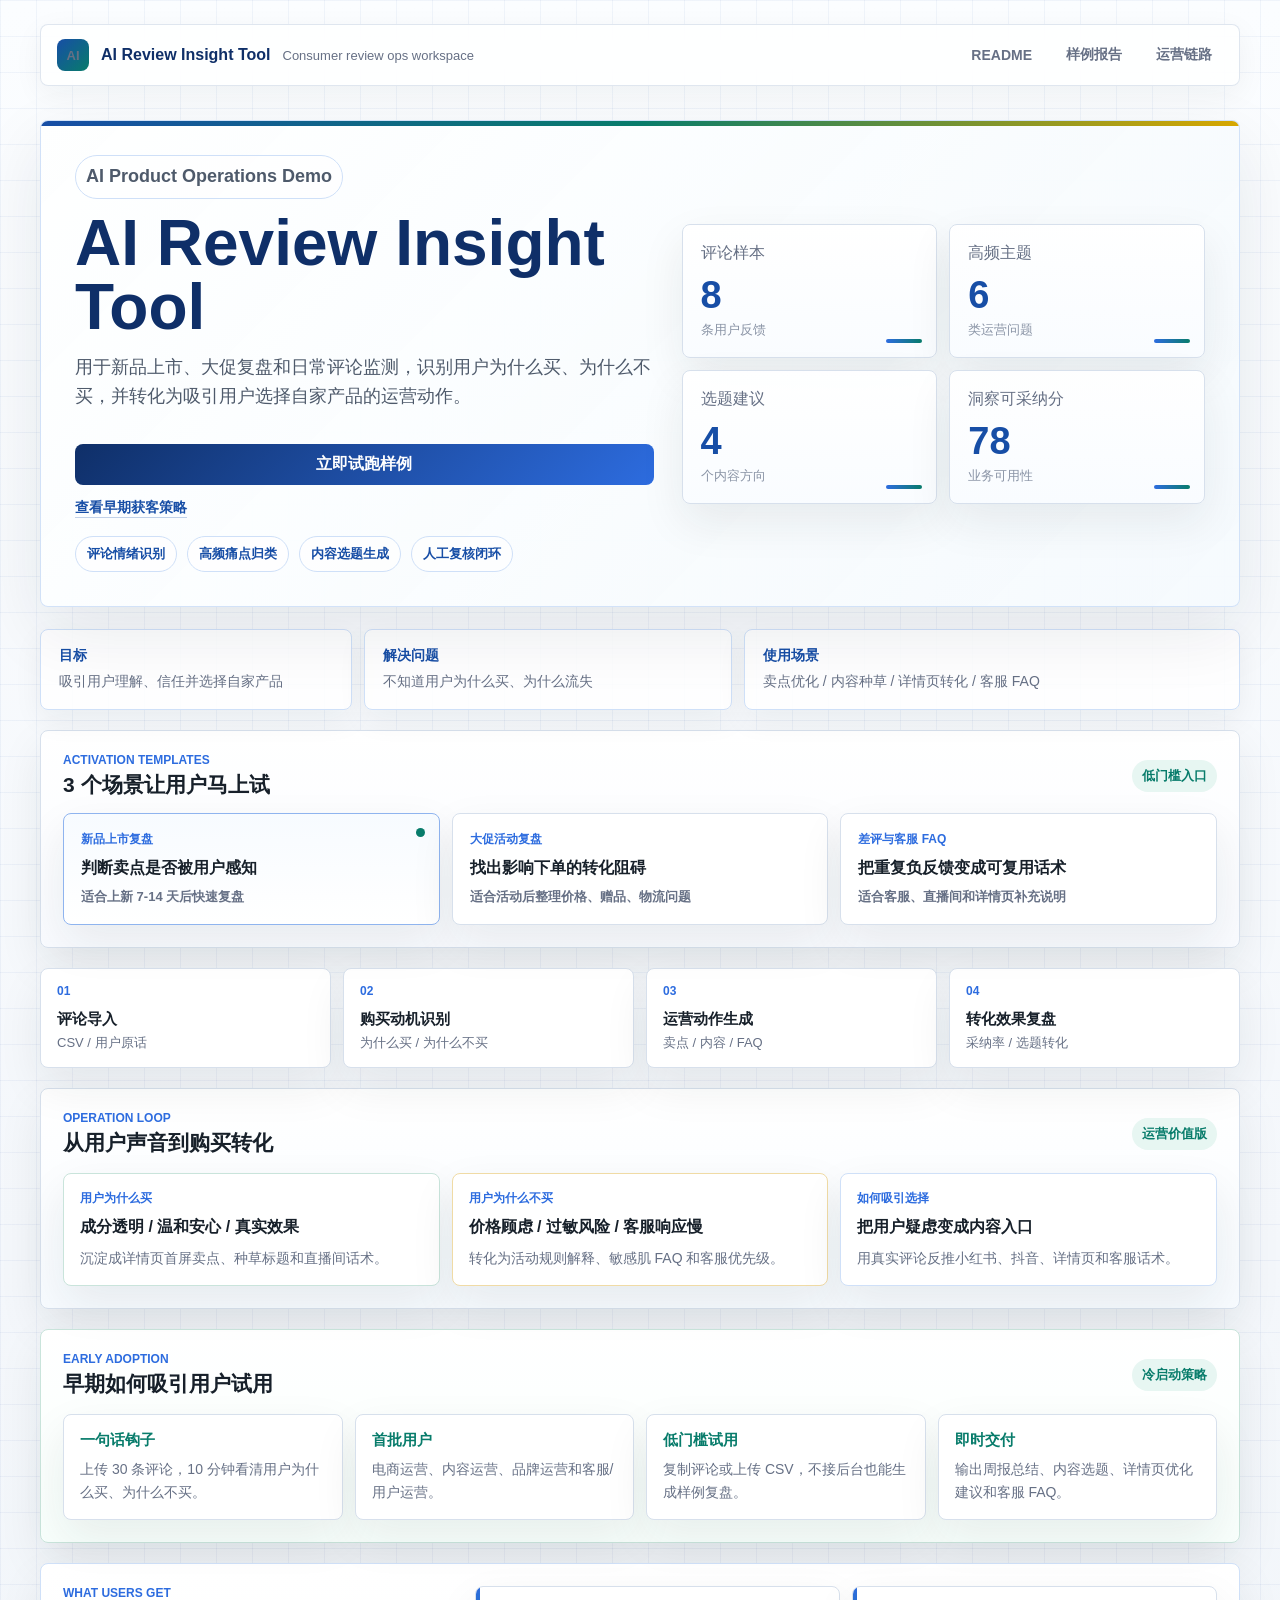
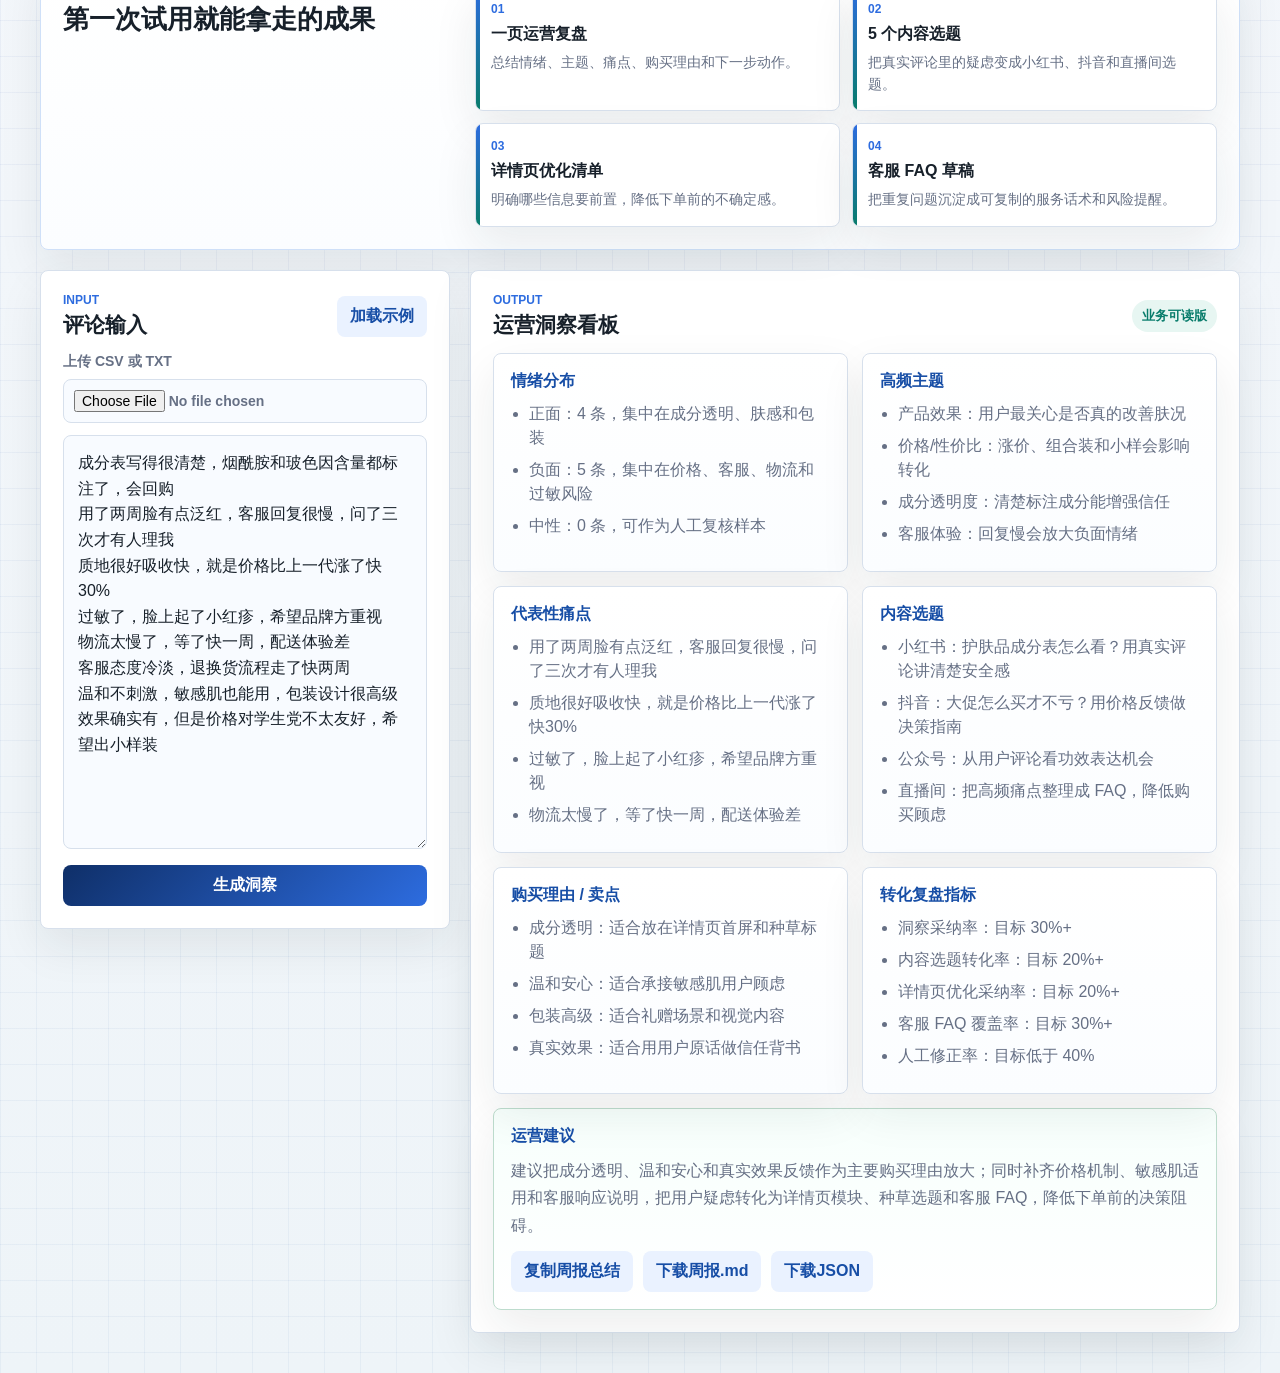
<file: demo/index.html>
<!doctype html>
<html lang="zh-CN">
  <head>
    <meta charset="UTF-8" />
    <meta name="viewport" content="width=device-width, initial-scale=1.0" />
    <title>AI Review Insight Tool</title>
    <link rel="stylesheet" href="style.css" />
  </head>
  <body>
    <main class="page">
      <header class="topbar">
        <div>
          <span class="brand-mark">AI</span>
          <strong>AI Review Insight Tool</strong>
          <span>Consumer review ops workspace</span>
        </div>
        <nav aria-label="Project links">
          <a href="https://github.com/Sophia7877/ai-review-insight-tool">README</a>
          <a href="https://github.com/Sophia7877/ai-review-insight-tool/blob/main/output/insight_report.md">样例报告</a>
          <a href="https://github.com/Sophia7877/ai-review-insight-tool/blob/main/docs/operation-loop.md">运营链路</a>
        </nav>
      </header>

      <section class="hero">
        <div>
          <p class="eyebrow">AI Product Operations Demo</p>
          <h1>AI Review Insight Tool</h1>
          <p>用于新品上市、大促复盘和日常评论监测，识别用户为什么买、为什么不买，并转化为吸引用户选择自家产品的运营动作。</p>
          <div class="hero-actions">
            <button class="primary inline-action" id="startDemo" type="button">立即试跑样例</button>
            <a href="early-adoption.md">查看早期获客策略</a>
          </div>
          <div class="hero-tags" aria-label="Core capabilities">
            <span>评论情绪识别</span>
            <span>高频痛点归类</span>
            <span>内容选题生成</span>
            <span>人工复核闭环</span>
          </div>
        </div>
        <div class="metrics">
          <div><span>评论样本</span><strong id="reviewCount">25</strong><small>条用户反馈</small></div>
          <div><span>高频主题</span><strong id="painCount">6</strong><small>类运营问题</small></div>
          <div><span>选题建议</span><strong id="topicCount">4</strong><small>个内容方向</small></div>
          <div><span>洞察可采纳分</span><strong id="adoptionScore">82</strong><small>业务可用性</small></div>
        </div>
      </section>

      <section class="scenario-strip" aria-label="Use scenarios">
        <div><strong>目标</strong><span>吸引用户理解、信任并选择自家产品</span></div>
        <div><strong>解决问题</strong><span>不知道用户为什么买、为什么流失</span></div>
        <div><strong>使用场景</strong><span>卖点优化 / 内容种草 / 详情页转化 / 客服 FAQ</span></div>
      </section>

      <section class="template-lab">
        <div class="panel-title">
          <div>
            <p class="section-kicker">Activation Templates</p>
            <h2>3 个场景让用户马上试</h2>
          </div>
          <span class="badge">低门槛入口</span>
        </div>
        <div class="template-grid">
          <button class="template-card active" type="button" data-template="launch">
            <span>新品上市复盘</span>
            <strong>判断卖点是否被用户感知</strong>
            <small>适合上新 7-14 天后快速复盘</small>
          </button>
          <button class="template-card" type="button" data-template="campaign">
            <span>大促活动复盘</span>
            <strong>找出影响下单的转化阻碍</strong>
            <small>适合活动后整理价格、赠品、物流问题</small>
          </button>
          <button class="template-card" type="button" data-template="negative">
            <span>差评与客服 FAQ</span>
            <strong>把重复负反馈变成可复用话术</strong>
            <small>适合客服、直播间和详情页补充说明</small>
          </button>
        </div>
      </section>

      <section class="workflow">
        <div><span>01</span><strong>评论导入</strong><small>CSV / 用户原话</small></div>
        <div><span>02</span><strong>购买动机识别</strong><small>为什么买 / 为什么不买</small></div>
        <div><span>03</span><strong>运营动作生成</strong><small>卖点 / 内容 / FAQ</small></div>
        <div><span>04</span><strong>转化效果复盘</strong><small>采纳率 / 选题转化</small></div>
      </section>

      <section class="conversion-map">
        <div class="panel-title">
          <div>
            <p class="section-kicker">Operation Loop</p>
            <h2>从用户声音到购买转化</h2>
          </div>
          <span class="badge">运营价值版</span>
        </div>
        <div class="conversion-grid">
          <article>
            <span>用户为什么买</span>
            <strong>成分透明 / 温和安心 / 真实效果</strong>
            <p>沉淀成详情页首屏卖点、种草标题和直播间话术。</p>
          </article>
          <article>
            <span>用户为什么不买</span>
            <strong>价格顾虑 / 过敏风险 / 客服响应慢</strong>
            <p>转化为活动规则解释、敏感肌 FAQ 和客服优先级。</p>
          </article>
          <article>
            <span>如何吸引选择</span>
            <strong>把用户疑虑变成内容入口</strong>
            <p>用真实评论反推小红书、抖音、详情页和客服话术。</p>
          </article>
        </div>
      </section>

      <section class="growth-map">
        <div class="panel-title">
          <div>
            <p class="section-kicker">Early Adoption</p>
            <h2>早期如何吸引用户试用</h2>
          </div>
          <span class="badge">冷启动策略</span>
        </div>
        <div class="growth-grid">
          <article>
            <strong>一句话钩子</strong>
            <p>上传 30 条评论，10 分钟看清用户为什么买、为什么不买。</p>
          </article>
          <article>
            <strong>首批用户</strong>
            <p>电商运营、内容运营、品牌运营和客服/用户运营。</p>
          </article>
          <article>
            <strong>低门槛试用</strong>
            <p>复制评论或上传 CSV，不接后台也能生成样例复盘。</p>
          </article>
          <article>
            <strong>即时交付</strong>
            <p>输出周报总结、内容选题、详情页优化建议和客服 FAQ。</p>
          </article>
        </div>
      </section>

      <section class="outcome-wall">
        <div>
          <p class="section-kicker">What users get</p>
          <h2>第一次试用就能拿走的成果</h2>
        </div>
        <div class="outcome-grid">
          <article><span>01</span><strong>一页运营复盘</strong><p>总结情绪、主题、痛点、购买理由和下一步动作。</p></article>
          <article><span>02</span><strong>5 个内容选题</strong><p>把真实评论里的疑虑变成小红书、抖音和直播间选题。</p></article>
          <article><span>03</span><strong>详情页优化清单</strong><p>明确哪些信息要前置，降低下单前的不确定感。</p></article>
          <article><span>04</span><strong>客服 FAQ 草稿</strong><p>把重复问题沉淀成可复制的服务话术和风险提醒。</p></article>
        </div>
      </section>

      <section class="workspace" id="demoWorkspace">
        <aside class="panel">
          <div class="panel-title">
            <div>
              <p class="section-kicker">Input</p>
              <h2>评论输入</h2>
            </div>
            <button id="loadSample" type="button">加载示例</button>
          </div>
          <label class="file-control">
            上传 CSV 或 TXT
            <input id="fileInput" type="file" accept=".csv,.txt" />
          </label>
          <textarea id="reviewInput" rows="15"></textarea>
          <button class="primary" id="analyzeButton" type="button">生成洞察</button>
        </aside>

        <section class="panel">
          <div class="panel-title">
            <div>
              <p class="section-kicker">Output</p>
              <h2>运营洞察看板</h2>
            </div>
            <span class="badge">业务可读版</span>
          </div>
          <div class="grid">
            <article>
              <h3>情绪分布</h3>
              <ul id="sentimentList"></ul>
            </article>
            <article>
              <h3>高频主题</h3>
              <ul id="themeList"></ul>
            </article>
            <article>
              <h3>代表性痛点</h3>
              <ul id="painList"></ul>
            </article>
            <article>
              <h3>内容选题</h3>
              <ul id="contentList"></ul>
            </article>
            <article>
              <h3>购买理由 / 卖点</h3>
              <ul id="sellingList"></ul>
            </article>
            <article>
              <h3>转化复盘指标</h3>
              <ul id="metricList"></ul>
            </article>
          </div>
          <section class="advice">
            <h3>运营建议</h3>
            <p id="adviceText"></p>
            <div class="actions">
              <button id="copySummary" type="button">复制周报总结</button>
              <button id="downloadReport" type="button">下载周报.md</button>
              <button id="downloadJson" type="button">下载JSON</button>
            </div>
          </section>
        </section>
      </section>
    </main>
    <script src="app.js"></script>
  </body>
</html>
</file>
<file: demo/style.css>
:root {
  --bg: #f4f7fb;
  --surface: #ffffff;
  --surface-soft: #f8fbff;
  --line: #d7e0ec;
  --text: #17202a;
  --muted: #667085;
  --muted-2: #8a94a6;
  --blue: #174ea6;
  --blue-2: #2d6cdf;
  --blue-3: #0f2f68;
  --soft: #eaf2ff;
  --green: #087c6b;
  --green-soft: #e7f6f2;
  --amber: #946200;
  --amber-soft: #fff7df;
  --shadow: 0 18px 45px rgba(23, 32, 42, 0.08);
  --shadow-soft: 0 10px 30px rgba(23, 32, 42, 0.06);
}

* {
  box-sizing: border-box;
}

body {
  margin: 0;
  font-family: -apple-system, BlinkMacSystemFont, "PingFang SC", "Microsoft YaHei", sans-serif;
  color: var(--text);
  background:
    linear-gradient(90deg, rgba(23, 78, 166, 0.05) 1px, transparent 1px),
    linear-gradient(180deg, rgba(23, 78, 166, 0.05) 1px, transparent 1px),
    linear-gradient(180deg, #fbfdff 0%, var(--bg) 42%, #eef4f8 100%);
  background-size: 36px 36px, 36px 36px, auto;
}

button,
textarea,
input {
  font: inherit;
}

.page {
  width: min(1200px, calc(100% - 32px));
  margin: 0 auto;
  padding: 24px 0 40px;
}

.topbar {
  position: sticky;
  top: 12px;
  z-index: 10;
  display: flex;
  align-items: center;
  justify-content: space-between;
  gap: 20px;
  margin-bottom: 34px;
  border: 1px solid rgba(215, 224, 236, 0.8);
  border-radius: 8px;
  padding: 13px 16px;
  background: rgba(255, 255, 255, 0.78);
  box-shadow: 0 8px 30px rgba(23, 32, 42, 0.05);
  backdrop-filter: blur(14px);
}

.topbar div,
.topbar nav {
  display: flex;
  align-items: center;
  gap: 12px;
}

.topbar strong {
  color: var(--blue-3);
}

.brand-mark {
  display: grid;
  width: 32px;
  height: 32px;
  place-items: center;
  border-radius: 8px;
  color: #ffffff;
  background: linear-gradient(135deg, var(--blue), var(--green));
  font-size: 12px;
  font-weight: 900;
  letter-spacing: 0;
}

.topbar span {
  color: var(--muted);
  font-size: 13px;
}

.topbar a {
  border: 1px solid transparent;
  border-radius: 999px;
  padding: 7px 10px;
  color: var(--muted);
  font-size: 14px;
  font-weight: 700;
  text-decoration: none;
}

.topbar a:hover {
  border-color: #cfe0f8;
  color: var(--blue);
  background: rgba(255, 255, 255, 0.8);
}

.hero {
  position: relative;
  display: grid;
  grid-template-columns: minmax(0, 1.05fr) minmax(420px, 0.95fr);
  gap: 28px;
  align-items: center;
  overflow: hidden;
  margin-bottom: 22px;
  border: 1px solid rgba(207, 224, 248, 0.92);
  border-radius: 8px;
  padding: 34px;
  background:
    linear-gradient(135deg, rgba(255, 255, 255, 0.96), rgba(247, 251, 255, 0.92)),
    linear-gradient(135deg, rgba(45, 108, 223, 0.12), rgba(8, 124, 107, 0.08));
  box-shadow: 0 24px 70px rgba(23, 32, 42, 0.09);
}

.hero::before {
  position: absolute;
  top: 0;
  left: 0;
  width: 100%;
  height: 5px;
  background: linear-gradient(90deg, var(--blue), var(--green), #d7a700);
  content: "";
}

.eyebrow {
  display: inline-flex;
  margin: 0 0 12px;
  border: 1px solid #cfe0f8;
  border-radius: 999px;
  padding: 6px 10px;
  color: var(--blue);
  background: rgba(255, 255, 255, 0.72);
  font-size: 13px;
  font-weight: 800;
}

h1,
h2,
h3,
p {
  margin-top: 0;
}

h1 {
  max-width: 720px;
  margin-bottom: 14px;
  font-size: clamp(38px, 5vw, 64px);
  line-height: 1;
  letter-spacing: 0;
  color: var(--blue-3);
}

.hero p {
  max-width: 680px;
  color: #4e5a6b;
  font-size: 18px;
  line-height: 1.65;
}

.hero-tags {
  display: flex;
  flex-wrap: wrap;
  gap: 10px;
  margin-top: 18px;
}

.hero-actions {
  display: flex;
  flex-wrap: wrap;
  align-items: center;
  gap: 14px;
  margin-top: 20px;
}

.hero-actions a {
  border-bottom: 1px solid rgba(23, 78, 166, 0.25);
  color: var(--blue);
  font-size: 14px;
  font-weight: 800;
  text-decoration: none;
}

.inline-action {
  width: auto;
  margin-top: 0;
}

.hero-tags span {
  border: 1px solid #cfe0f8;
  border-radius: 999px;
  padding: 8px 11px;
  color: var(--blue);
  background: rgba(255, 255, 255, 0.72);
  font-size: 13px;
  font-weight: 800;
}

.metrics {
  display: grid;
  grid-template-columns: repeat(2, minmax(0, 1fr));
  gap: 12px;
}

.metrics div,
.panel,
.grid article,
.advice,
.workflow div,
.conversion-map,
.conversion-grid article,
.growth-map,
.growth-grid article,
.template-lab,
.template-card,
.outcome-wall,
.outcome-grid article {
  border: 1px solid var(--line);
  border-radius: 8px;
  background: var(--surface);
  box-shadow: var(--shadow);
}

.metrics div {
  position: relative;
  overflow: hidden;
  min-height: 128px;
  padding: 18px;
  background:
    linear-gradient(180deg, rgba(255, 255, 255, 0.96), rgba(249, 252, 255, 0.96));
}

.metrics div::after {
  position: absolute;
  right: 14px;
  bottom: 14px;
  width: 36px;
  height: 4px;
  border-radius: 999px;
  background: linear-gradient(90deg, var(--blue-2), var(--green));
  content: "";
}

.metrics span,
li,
.advice p,
.workflow small {
  color: var(--muted);
}

.metrics strong {
  display: block;
  margin-top: 12px;
  color: var(--blue);
  font-size: 38px;
  line-height: 1;
}

.metrics small {
  display: block;
  margin-top: 7px;
  color: var(--muted-2);
  font-size: 13px;
}

.workflow {
  display: grid;
  grid-template-columns: repeat(4, 1fr);
  gap: 12px;
  margin-bottom: 20px;
}

.scenario-strip {
  display: grid;
  grid-template-columns: 0.85fr 1fr 1.35fr;
  gap: 12px;
  margin-bottom: 20px;
}

.scenario-strip div {
  border: 1px solid #cfe0f8;
  border-radius: 8px;
  padding: 17px 18px;
  background: rgba(255, 255, 255, 0.86);
  box-shadow: var(--shadow-soft);
}

.scenario-strip strong,
.scenario-strip span {
  display: block;
}

.scenario-strip strong {
  margin-bottom: 6px;
  color: var(--blue);
  font-size: 14px;
}

.scenario-strip span {
  color: var(--muted);
  font-size: 14px;
  line-height: 1.5;
}

.workflow div {
  padding: 15px 16px;
}

.template-lab {
  margin-bottom: 20px;
  padding: 22px;
  background:
    linear-gradient(180deg, #ffffff 0%, #f9fbff 100%);
}

.template-grid {
  display: grid;
  grid-template-columns: repeat(3, 1fr);
  gap: 12px;
}

.template-card {
  position: relative;
  padding: 17px;
  text-align: left;
  background: #ffffff;
}

.template-card.active,
.template-card:hover {
  border-color: #8fb4ef;
  background: linear-gradient(180deg, #f7fbff, #ffffff);
}

.template-card.active::after {
  position: absolute;
  top: 14px;
  right: 14px;
  width: 9px;
  height: 9px;
  border-radius: 999px;
  background: var(--green);
  content: "";
}

.template-card span,
.template-card strong,
.template-card small {
  display: block;
}

.template-card span {
  margin-bottom: 8px;
  color: var(--blue-2);
  font-size: 12px;
  font-weight: 900;
}

.template-card strong {
  margin-bottom: 8px;
  color: var(--text);
  line-height: 1.45;
}

.template-card small {
  color: var(--muted);
  font-size: 13px;
  line-height: 1.5;
}

.conversion-map {
  margin-bottom: 20px;
  padding: 22px;
  background:
    linear-gradient(180deg, #ffffff 0%, #f7fbff 100%);
}

.growth-map {
  margin-bottom: 20px;
  padding: 22px;
  border-color: #c9e4db;
  background:
    linear-gradient(180deg, #ffffff 0%, #f8fffc 100%);
}

.conversion-map .panel-title,
.growth-map .panel-title {
  margin-bottom: 16px;
}

.conversion-grid,
.growth-grid {
  display: grid;
  gap: 12px;
}

.conversion-grid {
  grid-template-columns: repeat(3, 1fr);
}

.growth-grid {
  grid-template-columns: repeat(4, 1fr);
}

.conversion-grid article,
.growth-grid article {
  padding: 16px;
}

.conversion-grid article:first-child {
  border-color: #c9e4db;
}

.conversion-grid article:nth-child(2) {
  border-color: #f0dba5;
}

.conversion-grid article:nth-child(3) {
  border-color: #cfe0f8;
}

.conversion-grid span,
.conversion-grid strong,
.conversion-grid p,
.growth-grid strong,
.growth-grid p {
  display: block;
}

.conversion-grid span {
  margin-bottom: 8px;
  color: var(--blue-2);
  font-size: 12px;
  font-weight: 900;
}

.conversion-grid strong {
  margin-bottom: 9px;
  color: var(--text);
  line-height: 1.45;
}

.conversion-grid p {
  margin-bottom: 0;
  color: var(--muted);
  font-size: 14px;
  line-height: 1.6;
}

.growth-grid strong {
  margin-bottom: 8px;
  color: var(--green);
  font-size: 15px;
}

.growth-grid p {
  margin-bottom: 0;
  color: var(--muted);
  font-size: 14px;
  line-height: 1.6;
}

.outcome-wall {
  display: grid;
  grid-template-columns: 0.85fr 1.6fr;
  gap: 18px;
  margin-bottom: 20px;
  padding: 22px;
  border-color: #cfe0f8;
  background:
    linear-gradient(180deg, #ffffff 0%, #fbfdff 100%);
}

.outcome-wall h2 {
  margin-bottom: 0;
  font-size: 26px;
  line-height: 1.2;
}

.outcome-grid {
  display: grid;
  grid-template-columns: repeat(2, 1fr);
  gap: 12px;
}

.outcome-grid article {
  position: relative;
  padding: 15px;
  overflow: hidden;
}

.outcome-grid article::before {
  position: absolute;
  top: 0;
  left: 0;
  width: 4px;
  height: 100%;
  background: linear-gradient(180deg, var(--blue-2), var(--green));
  content: "";
}

.outcome-grid span {
  display: block;
  margin-bottom: 8px;
  color: var(--blue-2);
  font-size: 12px;
  font-weight: 900;
}

.outcome-grid strong {
  display: block;
  margin-bottom: 7px;
  color: var(--text);
}

.outcome-grid p {
  margin-bottom: 0;
  color: var(--muted);
  font-size: 14px;
  line-height: 1.55;
}

.workflow strong,
.workflow span,
.workflow small {
  display: block;
}

.workflow span {
  margin-bottom: 12px;
  color: var(--blue-2);
  font-size: 12px;
  font-weight: 900;
}

.workflow strong {
  margin-bottom: 5px;
  color: var(--text);
  font-size: 15px;
}

.workflow small {
  font-size: 13px;
}

.workspace {
  display: grid;
  grid-template-columns: 410px minmax(0, 1fr);
  gap: 20px;
  align-items: start;
}

.panel {
  padding: 22px;
}

.panel-title {
  display: flex;
  align-items: center;
  justify-content: space-between;
  gap: 12px;
  margin-bottom: 14px;
}

.panel-title h2 {
  margin-bottom: 0;
  font-size: 21px;
}

.section-kicker {
  margin-bottom: 4px;
  color: var(--blue-2);
  font-size: 12px;
  font-weight: 900;
  letter-spacing: 0;
  text-transform: uppercase;
}

button {
  border: 0;
  border-radius: 8px;
  padding: 10px 13px;
  color: var(--blue);
  background: var(--soft);
  cursor: pointer;
  font-weight: 800;
  transition: transform 0.15s ease, box-shadow 0.15s ease, background 0.15s ease, border-color 0.15s ease;
}

button:hover {
  transform: translateY(-1px);
  box-shadow: 0 8px 18px rgba(23, 78, 166, 0.13);
}

.primary {
  width: 100%;
  margin-top: 12px;
  color: #ffffff;
  background: linear-gradient(135deg, var(--blue-3), var(--blue-2));
}

.file-control {
  display: grid;
  gap: 8px;
  margin-bottom: 12px;
  color: var(--muted);
  font-size: 14px;
  font-weight: 700;
}

.file-control input {
  width: 100%;
  border: 1px solid var(--line);
  border-radius: 8px;
  padding: 10px;
  color: var(--muted);
  background: var(--surface-soft);
}

textarea {
  width: 100%;
  min-height: 360px;
  border: 1px solid var(--line);
  border-radius: 8px;
  padding: 14px;
  resize: vertical;
  color: var(--text);
  background: var(--surface-soft);
  line-height: 1.6;
  outline: none;
}

textarea:focus,
.file-control input:focus {
  border-color: #8fb4ef;
  box-shadow: 0 0 0 3px rgba(45, 108, 223, 0.12);
}

.badge {
  border-radius: 999px;
  padding: 7px 10px;
  color: var(--green);
  background: var(--green-soft);
  font-size: 13px;
  font-weight: 800;
}

.grid {
  display: grid;
  grid-template-columns: repeat(2, minmax(0, 1fr));
  gap: 14px;
}

.grid article,
.advice {
  padding: 17px;
}

.grid article {
  background: linear-gradient(180deg, #ffffff 0%, #fbfdff 100%);
}

.grid article:hover {
  border-color: #bdd0ed;
}

h3 {
  margin-bottom: 10px;
  color: var(--blue);
  font-size: 16px;
}

ul {
  margin: 0;
  padding-left: 18px;
}

li {
  margin-bottom: 8px;
  line-height: 1.5;
}

.advice {
  margin-top: 14px;
  border-color: #bddccd;
  background: linear-gradient(180deg, #f7fffc 0%, #ffffff 100%);
}

.advice p {
  margin-bottom: 0;
  line-height: 1.7;
}

.actions {
  display: flex;
  flex-wrap: wrap;
  gap: 10px;
  margin-top: 12px;
}

@media (max-width: 880px) {
  .topbar,
  .topbar div,
  .topbar nav {
    align-items: flex-start;
    flex-direction: column;
  }

  .hero,
  .workspace,
  .metrics,
  .grid,
  .workflow,
  .scenario-strip,
  .template-grid,
  .conversion-grid,
  .growth-grid,
  .outcome-wall,
  .outcome-grid {
    grid-template-columns: 1fr;
  }
}
</file>
